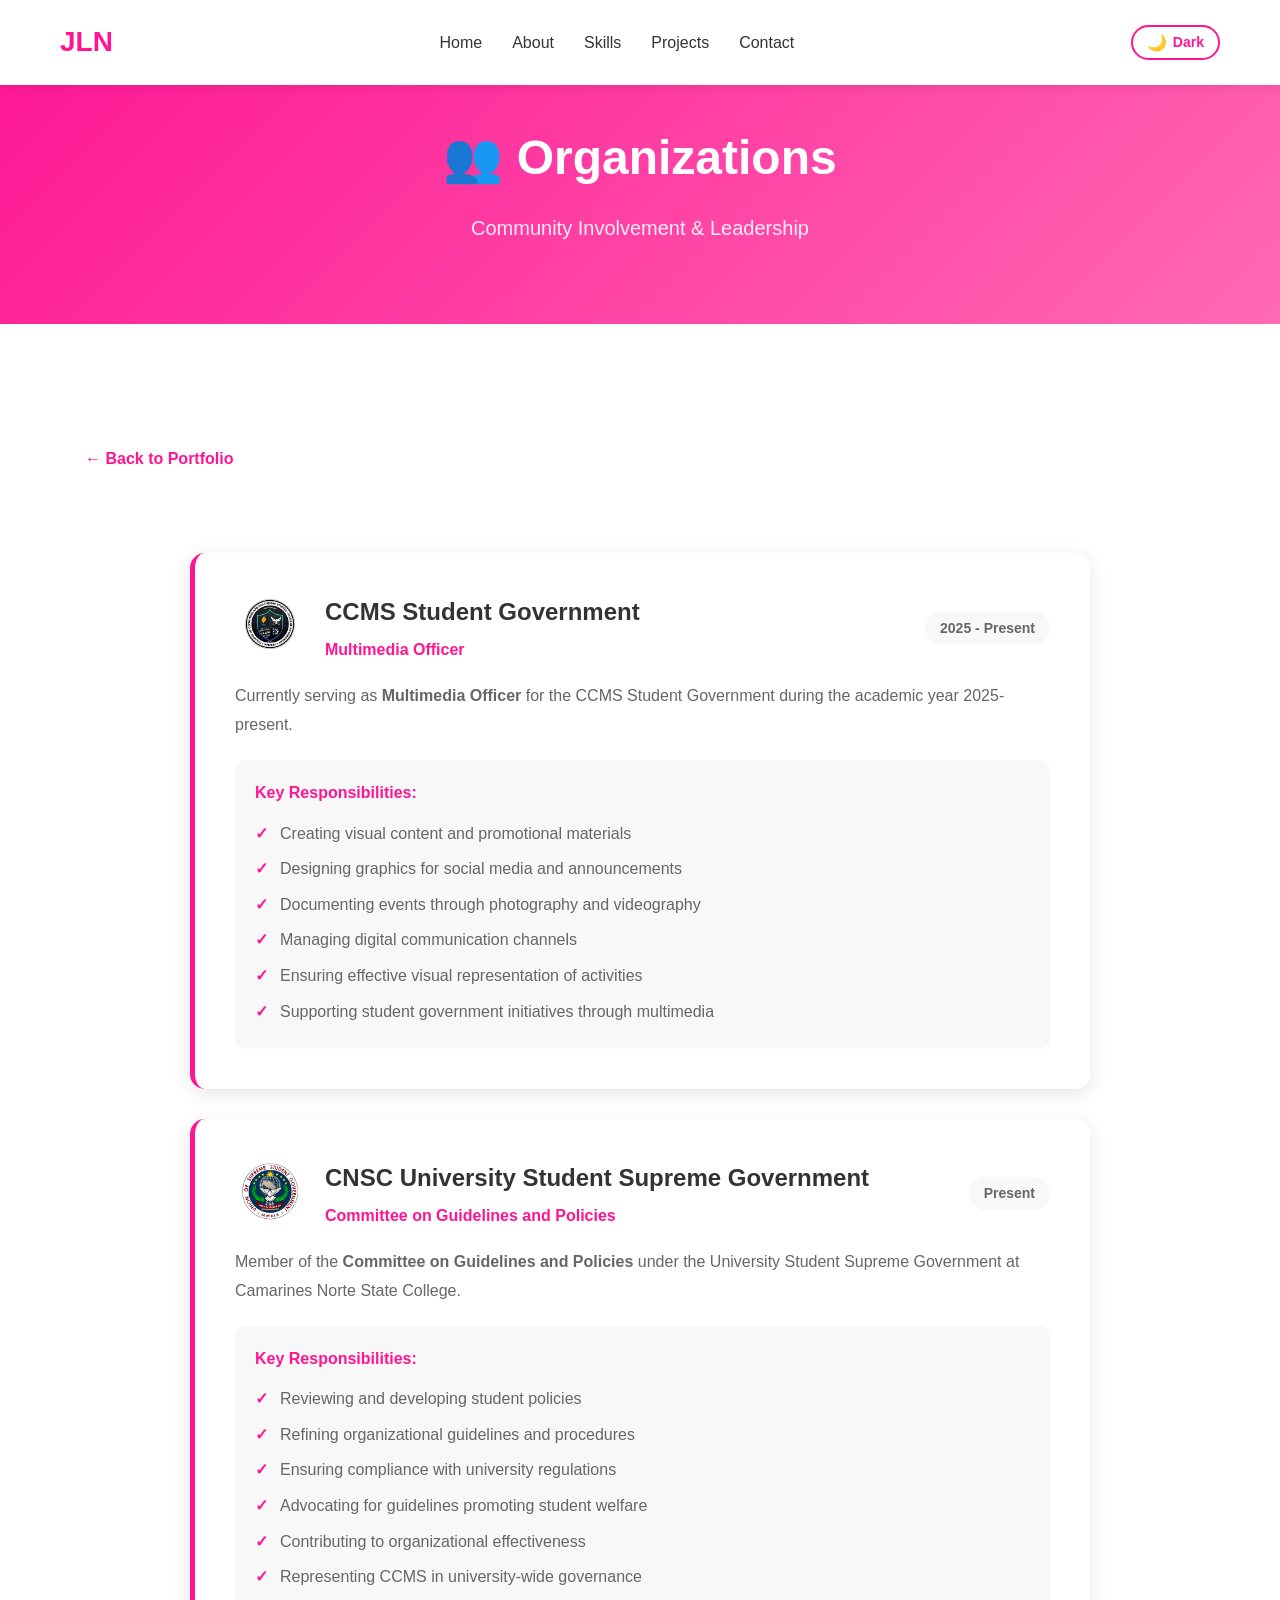
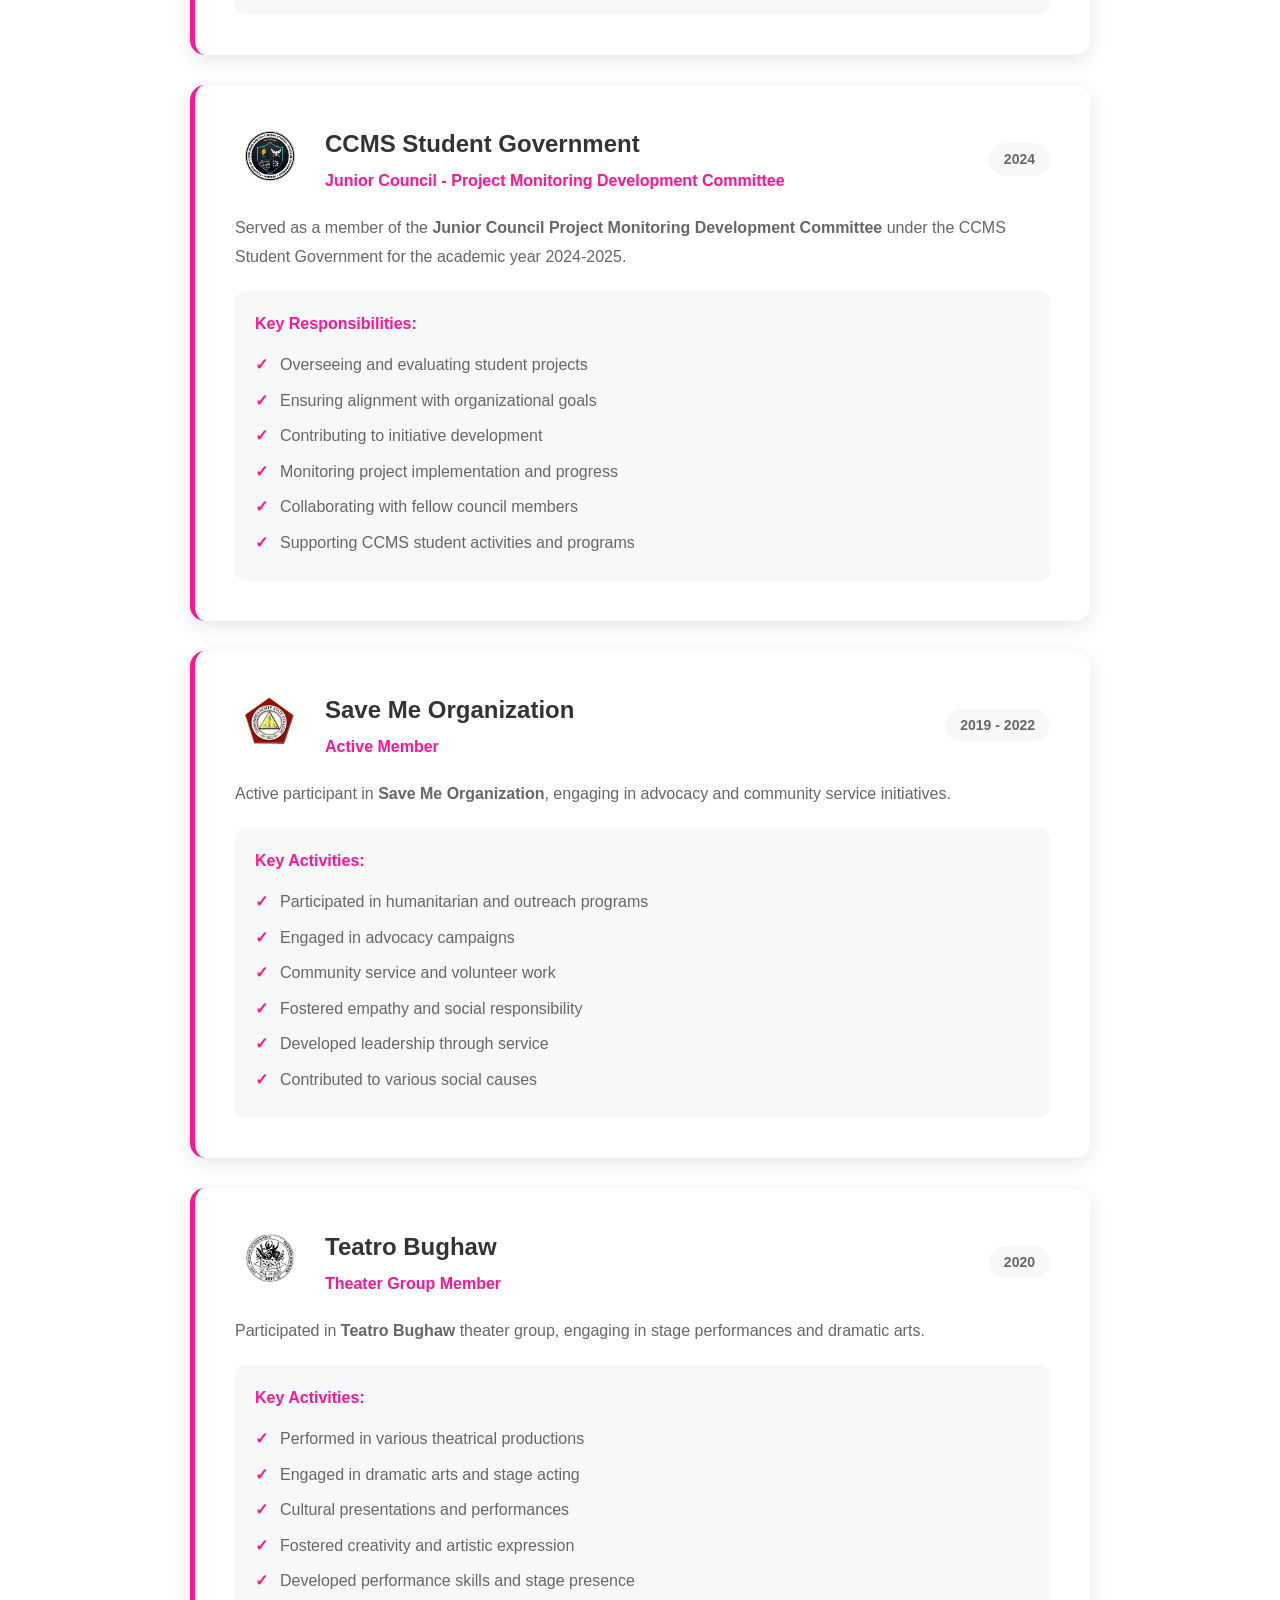
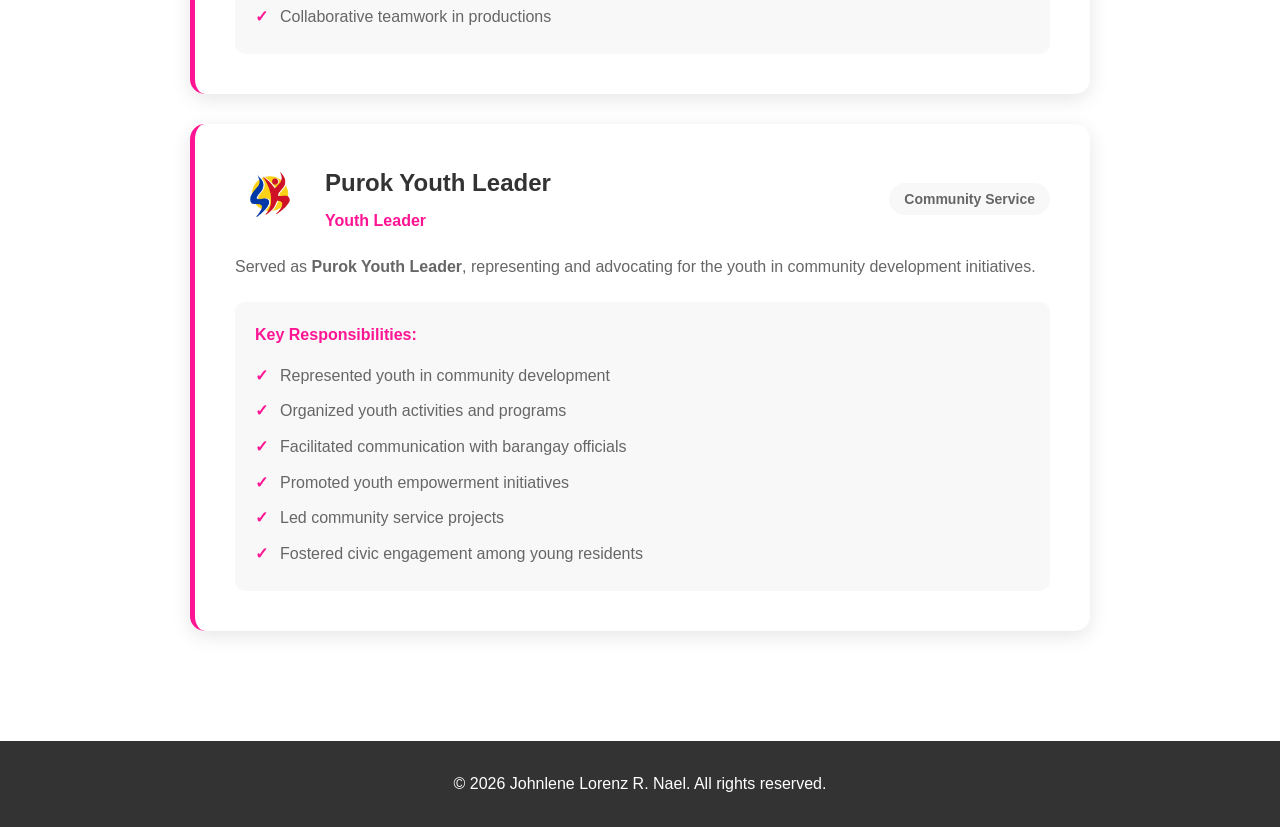
<file: organizations.html>
<!DOCTYPE html>
<html lang="en">
<head>
    <meta charset="UTF-8">
    <meta name="viewport" content="width=device-width, initial-scale=1.0">
    <title>Organizations - Johnlene Lorenz R. Nael</title>
    <!-- ⚡ MUST be first: apply dark mode before ANY styles load to kill flash -->
    <script>if(localStorage.getItem('darkMode')==='true'){document.documentElement.classList.add('dark-mode');}</script>
    <link rel="stylesheet" href="style.css">
    <style>
        .page-header { background: linear-gradient(135deg, var(--hot-pink) 0%, var(--light-pink) 100%); color: var(--white); padding: 120px 0 80px; text-align: center; }
        .page-header h1 { font-size: 48px; margin-bottom: 15px; }
        .page-header p { font-size: 20px; opacity: 0.9; }
        .back-btn { display: inline-flex; align-items: center; gap: 10px; margin: 30px 0; padding: 12px 25px; background: var(--white); color: var(--hot-pink); text-decoration: none; border-radius: 50px; font-weight: 600; transition: var(--transition); }
        .back-btn:hover { background: var(--hot-pink); color: var(--white); transform: translateX(-5px); }
        .content-section { padding: 80px 0; }
        .org-list { max-width: 900px; margin: 40px auto 0; }
        .org-item { background: var(--white); padding: 40px; border-radius: 15px; box-shadow: 0 5px 20px rgba(0,0,0,0.1); margin-bottom: 30px; transition: var(--transition); border-left: 5px solid var(--hot-pink); }
        .org-item:hover { transform: translateX(10px); box-shadow: 0 10px 30px var(--shadow); }
        .org-header { display: flex; align-items: center; gap: 20px; margin-bottom: 20px; flex-wrap: wrap; }
        .org-icon { font-size: 50px; min-width: 70px; text-align: center; }
        .org-logo { width: 70px; min-width: 70px; text-align: center; }
        .org-logo img { width: 60px; height: auto; }
        .org-title { flex: 1; }
        .org-title h3 { font-size: 24px; color: var(--dark-gray); margin-bottom: 5px; }
        .org-position { color: var(--hot-pink); font-weight: 600; font-size: 16px; }
        .org-period { display: inline-block; padding: 5px 15px; background: var(--off-white); color: var(--light-gray); border-radius: 20px; font-size: 14px; font-weight: 600; }
        .org-description { color: var(--light-gray); line-height: 1.8; margin-bottom: 20px; }
        .org-achievements { background: var(--off-white); padding: 20px; border-radius: 10px; margin-top: 20px; }
        .org-achievements h4 { color: var(--hot-pink); font-size: 16px; margin-bottom: 10px; }
        .org-achievements ul { list-style: none; padding: 0; }
        .org-achievements li { color: var(--light-gray); padding: 5px 0 5px 25px; position: relative; }
        .org-achievements li::before { content: '✓'; position: absolute; left: 0; color: var(--hot-pink); font-weight: bold; }
        @media (max-width: 768px) {
            .page-header h1 { font-size: 32px; }
            .org-item { padding: 25px; }
            .org-header { flex-direction: column; text-align: center; }
            .org-title h3 { font-size: 20px; }
        }
    </style>
</head>
<body>
    <nav class="navbar">
        <div class="container">
            <div class="logo">JLN</div>
            <ul class="nav-menu">
                <li><a href="index.html#home" class="nav-link">Home</a></li>
                <li><a href="index.html#about" class="nav-link">About</a></li>
                <li><a href="index.html#skills" class="nav-link">Skills</a></li>
                <li><a href="index.html#projects" class="nav-link">Projects</a></li>
                <li><a href="index.html#contact" class="nav-link">Contact</a></li>
            </ul>
            <!-- ✨ DARK MODE TOGGLE -->
            <button id="darkModeToggle" class="dark-mode-toggle" aria-label="Toggle dark mode">
                <span class="toggle-icon">🌙</span>
                <span class="toggle-label-light">Dark</span>
                <span class="toggle-label-dark">Light</span>
            </button>
            <div class="hamburger">
                <span></span>
                <span></span>
                <span></span>
            </div>
        </div>
    </nav>

    <div class="page-header">
        <div class="container">
            <h1>👥 Organizations</h1>
            <p>Community Involvement & Leadership</p>
        </div>
    </div>

    <section class="content-section">
        <div class="container">
            <a href="index.html#about" class="back-btn">← Back to Portfolio</a>

            <div class="org-list">
                <div class="org-item">
                    <div class="org-header">
                        <div class="org-logo"><img src="img/ccms.png" alt="CCMS Logo"></div>
                        <div class="org-title">
                            <h3>CCMS Student Government</h3>
                            <p class="org-position">Multimedia Officer</p>
                        </div>
                        <span class="org-period">2025 - Present</span>
                    </div>
                    <p class="org-description">Currently serving as <strong>Multimedia Officer</strong> for the CCMS Student Government during the academic year 2025-present.</p>
                    <div class="org-achievements">
                        <h4>Key Responsibilities:</h4>
                        <ul>
                            <li>Creating visual content and promotional materials</li>
                            <li>Designing graphics for social media and announcements</li>
                            <li>Documenting events through photography and videography</li>
                            <li>Managing digital communication channels</li>
                            <li>Ensuring effective visual representation of activities</li>
                            <li>Supporting student government initiatives through multimedia</li>
                        </ul>
                    </div>
                </div>

                <div class="org-item">
                    <div class="org-header">
                        <div class="org-logo"><img src="img/ussg.png" alt="USSG Logo"></div>
                        <div class="org-title">
                            <h3>CNSC University Student Supreme Government</h3>
                            <p class="org-position">Committee on Guidelines and Policies</p>
                        </div>
                        <span class="org-period">Present</span>
                    </div>
                    <p class="org-description">Member of the <strong>Committee on Guidelines and Policies</strong> under the University Student Supreme Government at Camarines Norte State College.</p>
                    <div class="org-achievements">
                        <h4>Key Responsibilities:</h4>
                        <ul>
                            <li>Reviewing and developing student policies</li>
                            <li>Refining organizational guidelines and procedures</li>
                            <li>Ensuring compliance with university regulations</li>
                            <li>Advocating for guidelines promoting student welfare</li>
                            <li>Contributing to organizational effectiveness</li>
                            <li>Representing CCMS in university-wide governance</li>
                        </ul>
                    </div>
                </div>

                <div class="org-item">
                    <div class="org-header">
                        <div class="org-logo"><img src="img/ccms.png" alt="CCMS Logo"></div>
                        <div class="org-title">
                            <h3>CCMS Student Government</h3>
                            <p class="org-position">Junior Council - Project Monitoring Development Committee</p>
                        </div>
                        <span class="org-period">2024</span>
                    </div>
                    <p class="org-description">Served as a member of the <strong>Junior Council Project Monitoring Development Committee</strong> under the CCMS Student Government for the academic year 2024-2025.</p>
                    <div class="org-achievements">
                        <h4>Key Responsibilities:</h4>
                        <ul>
                            <li>Overseeing and evaluating student projects</li>
                            <li>Ensuring alignment with organizational goals</li>
                            <li>Contributing to initiative development</li>
                            <li>Monitoring project implementation and progress</li>
                            <li>Collaborating with fellow council members</li>
                            <li>Supporting CCMS student activities and programs</li>
                        </ul>
                    </div>
                </div>

                <div class="org-item">
                    <div class="org-header">
                        <div class="org-logo"><img src="img/cnsc.png" alt="Save Me Organization"></div>
                        <div class="org-title">
                            <h3>Save Me Organization</h3>
                            <p class="org-position">Active Member</p>
                        </div>
                        <span class="org-period">2019 - 2022</span>
                    </div>
                    <p class="org-description">Active participant in <strong>Save Me Organization</strong>, engaging in advocacy and community service initiatives.</p>
                    <div class="org-achievements">
                        <h4>Key Activities:</h4>
                        <ul>
                            <li>Participated in humanitarian and outreach programs</li>
                            <li>Engaged in advocacy campaigns</li>
                            <li>Community service and volunteer work</li>
                            <li>Fostered empathy and social responsibility</li>
                            <li>Developed leadership through service</li>
                            <li>Contributed to various social causes</li>
                        </ul>
                    </div>
                </div>

                <div class="org-item">
                    <div class="org-header">
                        <div class="org-logo"><img src="img/teatro.png" alt="Teatro Bughaw"></div>
                        <div class="org-title">
                            <h3>Teatro Bughaw</h3>
                            <p class="org-position">Theater Group Member</p>
                        </div>
                        <span class="org-period">2020</span>
                    </div>
                    <p class="org-description">Participated in <strong>Teatro Bughaw</strong> theater group, engaging in stage performances and dramatic arts.</p>
                    <div class="org-achievements">
                        <h4>Key Activities:</h4>
                        <ul>
                            <li>Performed in various theatrical productions</li>
                            <li>Engaged in dramatic arts and stage acting</li>
                            <li>Cultural presentations and performances</li>
                            <li>Fostered creativity and artistic expression</li>
                            <li>Developed performance skills and stage presence</li>
                            <li>Collaborative teamwork in productions</li>
                        </ul>
                    </div>
                </div>

                <div class="org-item">
                    <div class="org-header">
                        <div class="org-logo"><img src="img/sk.png" alt="Youth Leader"></div>
                        <div class="org-title">
                            <h3>Purok Youth Leader</h3>
                            <p class="org-position">Youth Leader</p>
                        </div>
                        <span class="org-period">Community Service</span>
                    </div>
                    <p class="org-description">Served as <strong>Purok Youth Leader</strong>, representing and advocating for the youth in community development initiatives.</p>
                    <div class="org-achievements">
                        <h4>Key Responsibilities:</h4>
                        <ul>
                            <li>Represented youth in community development</li>
                            <li>Organized youth activities and programs</li>
                            <li>Facilitated communication with barangay officials</li>
                            <li>Promoted youth empowerment initiatives</li>
                            <li>Led community service projects</li>
                            <li>Fostered civic engagement among young residents</li>
                        </ul>
                    </div>
                </div>
            </div>
        </div>
    </section>

    <footer class="footer">
        <div class="container">
            <p>&copy; 2026 Johnlene Lorenz R. Nael. All rights reserved.</p>
        </div>
    </footer>

    <script src="darkmode.js"></script>
    <script src="script.js"></script>
</body>
</html>
</file>
<file: style.css>
/* ==================== */
/* RESET & VARIABLES    */
/* ==================== */
* { margin: 0; padding: 0; box-sizing: border-box; }

:root {
  --hot-pink: #FF1493;
  --light-pink: #FF69B4;
  --white: #FFFFFF;
  --off-white: #F8F8F8;
  --dark-gray: #333333;
  --light-gray: #666666;
  --shadow: rgba(255,20,147,0.2);
  --transition: all 0.3s ease;
}

html { scroll-behavior: smooth; }

body {
  font-family: 'Segoe UI', Tahoma, Geneva, Verdana, sans-serif;
  line-height: 1.6;
  color: var(--dark-gray);
  background-color: var(--white);
  overflow-x: hidden;
  transition: background-color 0.3s ease, color 0.3s ease;
}

.container { max-width: 1200px; margin: 0 auto; padding: 0 20px; }

/* ==================== */
/* NAVIGATION           */
/* ==================== */
.navbar {
  position: fixed; top: 0; left: 0; width: 100%;
  background: var(--white);
  box-shadow: 0 2px 10px rgba(0,0,0,0.1);
  z-index: 1000; transition: var(--transition);
}
.navbar.scrolled { background: rgba(255,255,255,0.95); backdrop-filter: blur(10px); }
.navbar .container { display: flex; justify-content: space-between; align-items: center; padding: 20px; }

.logo { font-size: 28px; font-weight: bold; color: var(--hot-pink); cursor: pointer; transition: var(--transition); }
.logo:hover { transform: scale(1.05); }

.nav-menu { display: flex; list-style: none; gap: 30px; }
.nav-link { text-decoration: none; color: var(--dark-gray); font-weight: 500; position: relative; transition: var(--transition); }
.nav-link::after { content: ''; position: absolute; bottom: -5px; left: 0; width: 0; height: 2px; background: var(--hot-pink); transition: var(--transition); }
.nav-link:hover, .nav-link.active { color: var(--hot-pink); }
.nav-link:hover::after, .nav-link.active::after { width: 100%; }

.hamburger { display: none; flex-direction: column; cursor: pointer; gap: 5px; }
.hamburger span { width: 25px; height: 3px; background: var(--hot-pink); transition: var(--transition); }
.hamburger.active span:nth-child(1) { transform: rotate(45deg) translate(8px,8px); }
.hamburger.active span:nth-child(2) { opacity: 0; }
.hamburger.active span:nth-child(3) { transform: rotate(-45deg) translate(7px,-7px); }

/* ==================== */
/* HERO                 */
/* ==================== */
.hero {
  min-height: 100vh; display: flex; align-items: center;
  padding-top: 80px; position: relative;
  background: linear-gradient(135deg, var(--white) 0%, var(--off-white) 100%);
}
.hero-content { display: grid; grid-template-columns: 1fr 1fr; gap: 60px; align-items: center; }
.hero-text h1 { font-size: 48px; line-height: 1.2; margin-bottom: 20px; color: var(--dark-gray); }
.highlight { color: var(--hot-pink); position: relative; display: inline-block; }
.hero-text p { font-size: 24px; color: var(--light-gray); margin-bottom: 30px; }
.hero-buttons { display: flex; gap: 20px; flex-wrap: wrap; }

.btn { padding: 15px 35px; border: none; border-radius: 50px; font-size: 16px; font-weight: 600; cursor: pointer; text-decoration: none; transition: var(--transition); display: inline-block; }
.btn-primary { background: var(--hot-pink); color: var(--white); box-shadow: 0 5px 15px var(--shadow); }
.btn-primary:hover { background: var(--light-pink); transform: translateY(-2px); box-shadow: 0 8px 20px var(--shadow); }
.btn-secondary { background: var(--white); color: var(--hot-pink); border: 2px solid var(--hot-pink); }
.btn-secondary:hover { background: var(--hot-pink); color: var(--white); transform: translateY(-2px); }

.hero-image { display: flex; justify-content: center; align-items: center; }
.image-container {
  position: relative; width: 350px; height: 350px;
  border-radius: 50%; overflow: hidden;
  border: 5px solid var(--hot-pink);
  box-shadow: 0 10px 30px var(--shadow);
  animation: float 3s ease-in-out infinite;
}
.image-container img { width: 100%; height: 100%; object-fit: cover; }
@keyframes float { 0%,100% { transform: translateY(0); } 50% { transform: translateY(-20px); } }

.scroll-indicator { position: absolute; bottom: 30px; left: 50%; transform: translateX(-50%); }
.scroll-indicator span { display: block; width: 25px; height: 40px; border: 2px solid var(--hot-pink); border-radius: 20px; position: relative; }
.scroll-indicator span::before {
  content: ''; position: absolute; top: 8px; left: 50%; transform: translateX(-50%);
  width: 4px; height: 8px; background: var(--hot-pink); border-radius: 2px;
  animation: scroll 2s infinite;
}
@keyframes scroll { 0% { opacity:1; transform:translateX(-50%) translateY(0); } 100% { opacity:0; transform:translateX(-50%) translateY(15px); } }

.quote-container { margin: 10px 0 15px; padding: 10px 15px; border-left: 4px solid #667eea; background: rgba(102,126,234,0.08); border-radius: 0 8px 8px 0; max-width: 400px; }
#quote-text { font-size: 12px; font-style: italic; color: #555; margin: 0 0 4px; line-height: 1.5; }
#quote-author { font-size: 11px; font-weight: bold; color: #667eea; }

/* ==================== */
/* SHARED SECTION       */
/* ==================== */
section { padding: 100px 0; }
.section-title { font-size: 42px; text-align: center; margin-bottom: 60px; color: var(--dark-gray); position: relative; }
.section-title::after { content: ''; position: absolute; bottom: -15px; left: 50%; transform: translateX(-50%); width: 80px; height: 4px; background: var(--hot-pink); border-radius: 2px; }

/* ==================== */
/* ABOUT                */
/* ==================== */
.about { background: var(--off-white); }
.about-content { max-width: 800px; margin: 0 auto; }
.about-text p { font-size: 18px; line-height: 1.8; margin-bottom: 20px; color: var(--light-gray); }
.about-buttons { display: flex; gap: 20px; margin-top: 40px; flex-wrap: wrap; justify-content: center; }
.about-btn { display: flex; align-items: center; gap: 10px; padding: 15px 25px; background: var(--white); border: 2px solid var(--hot-pink); border-radius: 50px; text-decoration: none; color: var(--hot-pink); font-weight: 600; transition: var(--transition); box-shadow: 0 3px 10px rgba(0,0,0,0.1); }
.about-btn:hover { background: var(--hot-pink); color: var(--white); transform: translateY(-3px); box-shadow: 0 5px 20px var(--shadow); }
.btn-text { font-size: 15px; }

/* ==================== */
/* SKILLS               */
/* ==================== */
.skills-grid { display: grid; grid-template-columns: repeat(auto-fit, minmax(250px,1fr)); gap: 30px; }
.skill-card { background: var(--white); padding: 40px 30px; border-radius: 15px; text-align: center; box-shadow: 0 5px 20px rgba(0,0,0,0.1); transition: var(--transition); cursor: pointer; }
.skill-card:hover { transform: translateY(-10px); box-shadow: 0 10px 30px var(--shadow); border: 2px solid var(--hot-pink); }
.skill-icon { font-size: 50px; margin-bottom: 20px; }
.skill-card h3 { font-size: 22px; margin-bottom: 15px; color: var(--hot-pink); }
.skill-card p { color: var(--light-gray); line-height: 1.6; }

/* ==================== */
/* CREDENTIALS          */
/* ==================== */
.credentials { background: var(--off-white); }
.credentials-grid { display: flex; justify-content: center; max-width: 500px; margin: 0 auto; }
.credential-card { background: var(--white); padding: 30px; border-radius: 15px; text-align: center; box-shadow: 0 5px 20px rgba(0,0,0,0.1); transition: var(--transition); cursor: pointer; width: 100%; }
.credential-card:hover { transform: translateY(-10px); box-shadow: 0 10px 30px var(--shadow); border: 2px solid var(--hot-pink); }
.credential-icon { font-size: 50px; margin-bottom: 15px; }
.credential-card h3 { font-size: 22px; margin-bottom: 10px; color: var(--hot-pink); }
.credential-level { font-size: 15px; color: var(--light-gray); margin-bottom: 8px; font-weight: 600; }
.credential-rating { font-size: 18px; color: var(--dark-gray); margin-bottom: 12px; }
.credential-rating strong { color: var(--hot-pink); font-size: 22px; }
.credential-date { font-size: 14px; color: var(--light-gray); margin-bottom: 15px; }
.view-details { display: inline-block; margin-top: 10px; padding: 8px 20px; background: var(--hot-pink); color: var(--white); border-radius: 20px; font-size: 13px; font-weight: 600; transition: var(--transition); }
.credential-card:hover .view-details { background: var(--light-pink); }
.credential-highlights { list-style: none; padding: 0; margin-top: 20px; text-align: left; }
.credential-highlights li { color: var(--light-gray); padding: 8px 0 8px 30px; position: relative; line-height: 1.6; }
.credential-highlights li::before { content: '✓'; position: absolute; left: 0; color: var(--hot-pink); font-weight: bold; font-size: 18px; }

/* ==================== */
/* PROJECTS             */
/* ==================== */
.projects { background: var(--white); }
.projects-grid { display: grid; grid-template-columns: repeat(auto-fit, minmax(320px,1fr)); gap: 40px; }
.project-card { background: var(--white); border-radius: 15px; overflow: hidden; box-shadow: 0 5px 20px rgba(0,0,0,0.1); transition: var(--transition); cursor: pointer; }
.project-card:hover { transform: translateY(-10px); box-shadow: 0 10px 30px var(--shadow); }
.project-image { width: 100%; height: 250px; position: relative; overflow: hidden; background: var(--off-white); }
.project-image img { width: 100%; height: 100%; object-fit: cover; transition: var(--transition); }
.project-card:hover .project-image img { transform: scale(1.1); }
.project-overlay { position: absolute; inset: 0; background: rgba(255,20,147,0.9); display: flex; align-items: center; justify-content: center; opacity: 0; transition: var(--transition); }
.project-card:hover .project-overlay { opacity: 1; }
.project-link { color: var(--white); text-decoration: none; font-size: 18px; font-weight: 600; padding: 12px 30px; border: 2px solid var(--white); border-radius: 50px; transition: var(--transition); cursor: pointer; }
.project-link:hover { background: var(--white); color: var(--hot-pink); }
.project-info { padding: 30px; }
.project-info h3 { font-size: 24px; margin-bottom: 15px; color: var(--dark-gray); }
.project-info p { color: var(--light-gray); margin-bottom: 20px; line-height: 1.6; }
.project-tags { display: flex; gap: 10px; flex-wrap: wrap; }
.project-tags span { background: var(--off-white); color: var(--hot-pink); padding: 5px 15px; border-radius: 20px; font-size: 14px; font-weight: 500; }

/* GitHub repos */
.github-section { margin-top: 60px; text-align: center; }
.github-grid { display: grid; grid-template-columns: repeat(auto-fill, minmax(280px,1fr)); gap: 20px; }
.github-card { background: #fff; border-radius: 12px; padding: 20px; box-shadow: 0 4px 15px rgba(0,0,0,0.1); transition: transform 0.3s ease; border-left: 4px solid #667eea; text-decoration: none; display: block; color: inherit; }
.github-card:hover { transform: translateY(-5px); }
.github-card h4 { font-size: 16px; margin-bottom: 8px; color: #667eea; }
.github-card p { font-size: 13px; color: #666; margin-bottom: 15px; line-height: 1.5; }
.github-card-footer { display: flex; justify-content: space-between; align-items: center; font-size: 12px; color: #999; }
.github-lang { background: #667eea22; color: #667eea; padding: 3px 10px; border-radius: 20px; font-weight: bold; }
.github-stars { display: flex; align-items: center; gap: 4px; }
#github-repos { display: flex; justify-content: center; align-items: center; text-align: center; }

/* ==================== */
/* MODALS               */
/* ==================== */
.modal { display: none; position: fixed; z-index: 2000; left: 0; top: 0; width: 100%; height: 100%; overflow: auto; background-color: rgba(0,0,0,0.7); animation: fadeIn 0.3s ease; }
.modal-content { background-color: var(--white); margin: 5% auto; padding: 0; border-radius: 15px; width: 90%; max-width: 700px; box-shadow: 0 10px 50px rgba(0,0,0,0.3); animation: slideDown 0.3s ease; position: relative; }
@keyframes slideDown { from { transform: translateY(-50px); opacity: 0; } to { transform: translateY(0); opacity: 1; } }
.close { position: absolute; top: 15px; right: 25px; color: var(--white); background: var(--hot-pink); width: 40px; height: 40px; border-radius: 50%; display: flex; align-items: center; justify-content: center; font-size: 28px; font-weight: bold; cursor: pointer; transition: var(--transition); z-index: 1; }
.close:hover { background: var(--light-pink); transform: rotate(90deg); }
.modal-body { padding: 40px; }
.modal-image { width: 100%; height: auto; border-radius: 10px; margin-bottom: 25px; }
.modal-text h3 { font-size: 32px; color: var(--hot-pink); margin-bottom: 20px; }
.modal-text p { font-size: 18px; line-height: 1.8; color: var(--light-gray); margin-bottom: 20px; }
.modal-tags { display: flex; gap: 10px; flex-wrap: wrap; margin-top: 20px; }
.modal-tags span { background: var(--off-white); color: var(--hot-pink); padding: 8px 20px; border-radius: 20px; font-size: 14px; font-weight: 600; }

/* ==================== */
/* CONTACT              */
/* ==================== */
.contact { background: #F8F8F8; }
.contact-layout { display: grid; grid-template-columns: 1.1fr 0.9fr; gap: 40px; align-items: start; }
.contact-left-col { display: flex; flex-direction: column; gap: 28px; }

.contact-block { background: #fff; border-radius: 14px; padding: 28px 30px; box-shadow: 0 4px 18px rgba(0,0,0,0.07); border: 1.5px solid #f0f0f0; transition: border-color 0.3s ease, box-shadow 0.3s ease; }
.contact-block:hover { border-color: #FF1493; box-shadow: 0 8px 28px rgba(255,20,147,0.12); }

.contact-block-title { font-size: 0.7rem; font-weight: 700; letter-spacing: 2.5px; text-transform: uppercase; color: #FF1493; margin-bottom: 16px; display: flex; align-items: center; gap: 7px; }
.contact-block-title::after { content: ''; flex: 1; height: 1px; background: #f0d0e8; }

.contact-item { display: flex; align-items: center; gap: 14px; padding: 9px 0; border-bottom: 1px solid #f5f5f5; font-size: 15px; color: #444; }
.contact-item:last-child { border-bottom: none; }
.contact-item .icon { font-size: 18px; width: 26px; text-align: center; flex-shrink: 0; }
.contact-item-link { text-decoration: none; color: inherit; transition: background 0.2s, padding-left 0.2s; border-radius: 7px; padding: 9px 10px; margin: 0 -10px; }
.contact-item-link:hover { background: #fff0f7; padding-left: 14px; }
.contact-action { margin-left: auto; font-size: 11px; font-weight: 700; color: #FF1493; opacity: 0; transition: opacity 0.2s; white-space: nowrap; }
.contact-item-link:hover .contact-action { opacity: 1; }
.contact-action.copied { color: #10B981; opacity: 1 !important; }

.hours-row { display: flex; justify-content: space-between; align-items: center; padding: 9px 12px; border-radius: 7px; font-size: 14px; margin-bottom: 6px; background: #fdf6fb; }
.hours-row:last-child { margin-bottom: 0; }
.hours-row span:first-child { font-weight: 600; color: #333; }
.hours-row span:last-child { color: #888; font-size: 13px; }
.hours-row.closed span { opacity: 0.55; }

.form-block-header { margin-bottom: 20px; }
.form-block-heading { font-size: 1.4rem; font-weight: 700; color: #222; margin: 6px 0 8px; line-height: 1.3; }
.form-block-sub { font-size: 14px; color: #888; line-height: 1.65; margin: 0; }

.contact-form-inner { display: flex; flex-direction: column; gap: 14px; }
.contact-form-inner .form-group { margin: 0; }
.contact-form-inner input,
.contact-form-inner textarea { width: 100%; padding: 13px 15px; border: 1.5px solid #eee; border-radius: 8px; font-size: 15px; font-family: inherit; color: #333; background: #fafafa; transition: border-color 0.25s, box-shadow 0.25s; }
.contact-form-inner input:focus,
.contact-form-inner textarea:focus { outline: none; border-color: #FF1493; background: #fff; box-shadow: 0 0 0 3px rgba(255,20,147,0.08); }
.contact-form-inner textarea { resize: vertical; min-height: 120px; }
.char-row { font-size: 11px; color: #aaa; text-align: right; margin-top: -8px; }
.btn-send { width: 100%; padding: 14px; background: #FF1493; color: #fff; border: none; border-radius: 8px; font-size: 15px; font-weight: 700; font-family: inherit; cursor: pointer; transition: background 0.25s, transform 0.2s, box-shadow 0.25s; box-shadow: 0 5px 16px rgba(255,20,147,0.28); letter-spacing: 0.3px; }
.btn-send:hover { background: #FF69B4; transform: translateY(-2px); box-shadow: 0 8px 22px rgba(255,20,147,0.35); }
.btn-send:disabled { opacity: 0.65; cursor: not-allowed; transform: none; }

.contact-right-col { display: flex; flex-direction: column; gap: 20px; position: sticky; top: 90px; }

.side-card { background: #fff; border-radius: 14px; padding: 22px 24px; box-shadow: 0 4px 18px rgba(0,0,0,0.07); border: 1.5px solid #f0f0f0; transition: border-color 0.3s ease, transform 0.3s ease, box-shadow 0.3s ease; }
.side-card:hover { border-color: #FF1493; transform: translateY(-4px); box-shadow: 0 10px 28px rgba(255,20,147,0.14); }
.side-card-header { display: flex; align-items: center; gap: 10px; padding-bottom: 14px; margin-bottom: 16px; border-bottom: 1.5px solid #f5f5f5; }
.side-card-icon { font-size: 20px; }
.side-card-header h4 { font-size: 15px; font-weight: 700; color: #222; flex: 1; margin: 0; }
.side-card-header .status-dot { width: 8px; height: 8px; border-radius: 50%; flex-shrink: 0; }
.status-dot.loading { background: #F59E0B; animation: blink 1.4s infinite; }
.status-dot.online  { background: #10B981; }
.status-dot.error   { background: #EF4444; }
@keyframes blink { 0%,100%{opacity:1} 50%{opacity:0.3} }

.gh-profile-row { display: flex; align-items: center; gap: 12px; padding: 10px 12px; background: #fdf6fb; border-radius: 9px; text-decoration: none; border: 1.5px solid transparent; margin-bottom: 14px; transition: all 0.25s; }
.gh-profile-row:hover { border-color: #FF69B4; background: #fff0f7; }
.gh-profile-row img { width: 44px; height: 44px; border-radius: 50%; border: 2.5px solid #FF1493; object-fit: cover; flex-shrink: 0; }
.gh-name   { font-weight: 700; color: #222; font-size: 14px; }
.gh-handle { font-size: 12px; color: #FF1493; font-weight: 600; margin-top: 2px; }
.gh-bio    { font-size: 12px; color: #888; margin-top: 3px; line-height: 1.4; }

.gh-stats { display: flex; gap: 8px; margin-bottom: 14px; }
.gh-stat { flex: 1; text-align: center; background: #fdf6fb; border-radius: 8px; padding: 10px 6px; border: 1px solid #f0d0e8; transition: background 0.2s; }
.gh-stat:hover { background: #fff0f7; }
.gh-num { font-size: 1.35rem; font-weight: 800; color: #FF1493; line-height: 1; }
.gh-lbl { font-size: 10px; color: #999; font-weight: 700; text-transform: uppercase; letter-spacing: 0.8px; margin-top: 3px; }

.btn-gh-view { display: flex; align-items: center; justify-content: center; gap: 7px; width: 100%; padding: 10px; background: #fff; border: 1.5px solid #FF1493; border-radius: 7px; color: #FF1493; font-size: 13px; font-weight: 700; font-family: inherit; text-decoration: none; cursor: pointer; transition: all 0.25s; }
.btn-gh-view:hover { background: #FF1493; color: #fff; transform: translateY(-1px); box-shadow: 0 5px 14px rgba(255,20,147,0.28); }

.card-loading { font-size: 13px; color: #aaa; padding: 4px 0; }
.card-error   { font-size: 13px; color: #EF4444; padding: 4px 0; }

/* Facebook card */
.social-fb-card { padding: 0; overflow: hidden; }
.fb-card-top { background: linear-gradient(135deg, #FF1493, #FF69B4); padding: 18px 22px; display: flex; align-items: center; gap: 14px; }
.fb-logo-wrap { width: 52px; height: 52px; background: rgba(255,255,255,0.15); border-radius: 50%; display: flex; align-items: center; justify-content: center; flex-shrink: 0; }
.fb-brand-text { display: flex; flex-direction: column; }
.fb-brand-name  { font-size: 17px; font-weight: 800; color: #fff; line-height: 1.2; }
.fb-brand-handle{ font-size: 12px; color: rgba(255,255,255,0.75); margin-top: 2px; }
.social-fb-card .social-card-body { padding: 18px 22px 20px; }
.btn-fb { display: inline-flex; align-items: center; justify-content: center; gap: 8px; width: 100%; padding: 11px 18px; background: #FF1493; color: #fff; border-radius: 7px; font-size: 14px; font-weight: 700; text-decoration: none; font-family: inherit; transition: all 0.25s; box-shadow: 0 4px 14px rgba(255,20,147,0.3); }
.btn-fb:hover { background: #FF69B4; transform: translateY(-2px); box-shadow: 0 7px 20px rgba(255,20,147,0.4); }

/* LinkedIn card */
.social-li-card { padding: 0; overflow: hidden; }
.li-card-top { background: linear-gradient(135deg, #FF1493, #FF69B4); padding: 18px 22px; display: flex; align-items: center; gap: 14px; }
.li-logo-wrap { width: 52px; height: 52px; background: rgba(255,255,255,0.15); border-radius: 10px; display: flex; align-items: center; justify-content: center; flex-shrink: 0; }
.li-brand-text  { display: flex; flex-direction: column; }
.li-brand-name  { font-size: 17px; font-weight: 800; color: #fff; line-height: 1.2; }
.li-brand-handle{ font-size: 12px; color: rgba(255,255,255,0.75); margin-top: 2px; }
.social-li-card .social-card-body { padding: 18px 22px 20px; }
.btn-li { display: inline-flex; align-items: center; justify-content: center; gap: 8px; width: 100%; padding: 11px 18px; background: #FF1493; color: #fff; border-radius: 7px; font-size: 14px; font-weight: 700; text-decoration: none; font-family: inherit; transition: all 0.25s; box-shadow: 0 4px 14px rgba(255,20,147,0.3); }
.btn-li:hover { background: #FF69B4; transform: translateY(-2px); box-shadow: 0 7px 20px rgba(255,20,147,0.4); }

/* Shared social card body */
.social-card-body { text-align: center; }
.social-card-body p { font-size: 13px; color: #888; line-height: 1.55; margin-bottom: 14px; }

/* Map */
.contact-map-section { margin-top: 40px; }
.map-heading { font-size: 0.7rem; font-weight: 700; letter-spacing: 2.5px; text-transform: uppercase; color: #FF1493; margin-bottom: 14px; display: flex; align-items: center; gap: 7px; }
.map-heading::before, .map-heading::after { content: ''; flex: 1; height: 1px; background: #f0d0e8; }
.map-frame { border-radius: 14px; overflow: hidden; border: 1.5px solid #eee; box-shadow: 0 4px 18px rgba(0,0,0,0.08); transition: border-color 0.3s, box-shadow 0.3s; }
.map-frame:hover { border-color: #FF1493; box-shadow: 0 8px 28px rgba(255,20,147,0.14); }
.map-frame iframe { width: 100%; height: 320px; border: 0; display: block; }
.map-caption { font-size: 12px; color: #aaa; text-align: center; margin-top: 8px; }

/* Toast */
#contact-toast { position: fixed; top: 86px; right: 22px; min-width: 280px; padding: 13px 20px; border-radius: 8px; z-index: 9999; font-size: 14px; font-weight: 600; opacity: 0; transform: translateY(-6px); transition: all 0.3s ease; pointer-events: none; }
#contact-toast.show { opacity: 1; transform: translateY(0); }
#contact-toast.success { background: #fff; border: 1.5px solid #10B981; color: #059669; box-shadow: 0 6px 20px rgba(16,185,129,0.15); }
#contact-toast.error   { background: #fff; border: 1.5px solid #EF4444; color: #DC2626; box-shadow: 0 6px 20px rgba(239,68,68,0.15); }

/* Old toast (jln-toast used in index.html) */
#jln-toast { position: fixed; top: 90px; right: 20px; min-width: 280px; padding: 1rem 1.4rem; border-radius: 50px; z-index: 9999; display: none; font-weight: 600; font-size: 0.9rem; box-shadow: 0 8px 25px rgba(255,20,147,0.2); animation: jlnFadeUp 0.35s ease forwards; }
#jln-toast.success { background: #fff; border: 2px solid #FF1493; color: #FF1493; }
#jln-toast.error   { background: #fff0f5; border: 2px solid #ff4d6d; color: #ff4d6d; }
@keyframes jlnFadeUp { from { opacity:0; transform:translateY(8px); } to { opacity:1; transform:translateY(0); } }

/* ==================== */
/* FOOTER               */
/* ==================== */
.footer { background: var(--dark-gray); color: var(--white); text-align: center; padding: 30px 0; }
.footer p { margin: 0; }

/* ==================== */
/* ANIMATIONS           */
/* ==================== */
.fade-in { opacity: 0; animation: fadeIn 1s ease forwards; }
.delay-1 { animation-delay: 0.2s; }
.delay-2 { animation-delay: 0.4s; }
.delay-3 { animation-delay: 0.6s; }
@keyframes fadeIn { to { opacity: 1; } }

/* ==================== */
/* RESPONSIVE           */
/* ==================== */
@media (max-width: 968px) {
  .nav-menu { position: fixed; left: -100%; top: 70px; flex-direction: column; background: var(--white); width: 100%; text-align: center; transition: var(--transition); box-shadow: 0 10px 27px rgba(0,0,0,0.1); padding: 30px 0; gap: 0; }
  .nav-menu.active { left: 0; }
  .nav-menu li { padding: 15px 0; }
  .hamburger { display: flex; }
  .hero-content { grid-template-columns: 1fr; text-align: center; }
  .hero-text h1 { font-size: 36px; }
  .hero-text p { font-size: 20px; }
  .hero-buttons { justify-content: center; }
  .image-container { width: 280px; height: 280px; }
  .section-title { font-size: 32px; }
  .credentials-grid { max-width: 100%; }
  .modal-content { width: 95%; margin: 10% auto; }
  .modal-body { padding: 30px 20px; }
  .modal-text h3 { font-size: 24px; }
  .modal-text p { font-size: 16px; }
  .contact-layout { grid-template-columns: 1fr; }
  .contact-right-col { position: static; }
}

@media (max-width: 600px) {
  .hero-text h1 { font-size: 28px; }
  .hero-text p { font-size: 18px; }
  .btn { padding: 12px 25px; font-size: 14px; }
  .section-title { font-size: 28px; }
  .skills-grid, .projects-grid { grid-template-columns: 1fr; }
  .credential-card { padding: 25px; }
  .close { width: 35px; height: 35px; font-size: 24px; }
  .contact-block { padding: 22px 18px; }
  .side-card { padding: 18px 16px; }
}

/* ==================== */
/* DARK MODE TOGGLE BTN */
/* ==================== */
.dark-mode-toggle {
  background: none;
  border: 2px solid var(--hot-pink);
  border-radius: 50px;
  cursor: pointer;
  display: flex;
  align-items: center;
  gap: 6px;
  padding: 6px 14px;
  font-size: 14px;
  font-weight: 600;
  color: var(--hot-pink);
  transition: all 0.3s ease;
  white-space: nowrap;
  margin-left: 10px;
  font-family: inherit;
}
.dark-mode-toggle:hover {
  background: var(--hot-pink);
  color: #fff;
  transform: scale(1.04);
  box-shadow: 0 4px 14px var(--shadow);
}
.dark-mode-toggle .toggle-icon { font-size: 16px; transition: transform 0.4s ease; }
.dark-mode-toggle:hover .toggle-icon { transform: rotate(20deg); }
.toggle-label-dark  { display: none; }
.toggle-label-light { display: inline; }

/* ==================== */
/* DARK MODE VARIABLES  */
/* ==================== */
body.dark-mode {
  --white: #1a1a2e;
  --off-white: #16213e;
  --dark-gray: #e0e0e0;
  --light-gray: #b0b0c0;
  --shadow: rgba(255, 20, 147, 0.35);
  background-color: #1a1a2e;
  color: #e0e0e0;
}

/* Nav dark */
body.dark-mode .navbar { background: #1a1a2e; box-shadow: 0 2px 10px rgba(0,0,0,0.5); }
body.dark-mode .navbar.scrolled { background: rgba(26,26,46,0.97); }
body.dark-mode .nav-link { color: #c0c0d0; }
body.dark-mode .nav-link:hover,
body.dark-mode .nav-link.active { color: var(--hot-pink); }
body.dark-mode .nav-menu { background: #1a1a2e; }

/* Toggle button in dark mode */
body.dark-mode .dark-mode-toggle { border-color: var(--hot-pink); color: var(--hot-pink); background: #1a1a2e; }
body.dark-mode .dark-mode-toggle:hover { background: var(--hot-pink); color: #fff; }
body.dark-mode .toggle-label-dark  { display: inline; }
body.dark-mode .toggle-label-light { display: none; }

/* Hero dark */
body.dark-mode .hero { background: linear-gradient(135deg, #1a1a2e 0%, #16213e 100%); }
body.dark-mode .hero-text h1 { color: #e0e0e0; }
body.dark-mode .btn-secondary { background: #1a1a2e; color: var(--hot-pink); border-color: var(--hot-pink); }
body.dark-mode .btn-secondary:hover { background: var(--hot-pink); color: #fff; }
body.dark-mode .quote-container { background: rgba(255,20,147,0.1); border-left-color: var(--hot-pink); }
body.dark-mode #quote-text { color: #c0c0d0; }
body.dark-mode #quote-author { color: var(--hot-pink); }

/* About dark */
body.dark-mode .about { background: #16213e; }
body.dark-mode .about-btn { background: #1a1a2e; color: var(--hot-pink); border-color: var(--hot-pink); }
body.dark-mode .about-btn:hover { background: var(--hot-pink); color: #fff; }

/* Skills dark */
body.dark-mode .skills { background: #1a1a2e; }
body.dark-mode .skill-card { background: #16213e; box-shadow: 0 5px 20px rgba(0,0,0,0.3); }
body.dark-mode .skill-card p { color: #a0a0b5; }

/* Credentials dark */
body.dark-mode .credentials { background: #16213e; }
body.dark-mode .credential-card { background: #1a1a2e; }
body.dark-mode .credential-rating { color: #e0e0e0; }
body.dark-mode .credential-highlights li { color: #a0a0b5; }

/* Projects dark */
body.dark-mode .projects { background: #1a1a2e; }
body.dark-mode .project-card { background: #16213e; box-shadow: 0 5px 20px rgba(0,0,0,0.3); }
body.dark-mode .project-image { background: #0f0f23; }
body.dark-mode .project-info h3 { color: #e0e0e0; }
body.dark-mode .project-tags span { background: #1a1a2e; color: var(--hot-pink); }

/* Modals dark */
body.dark-mode .modal-content { background: #16213e; }
body.dark-mode .modal-text h3 { color: var(--hot-pink); }
body.dark-mode .modal-text p { color: #a0a0b5; }
body.dark-mode .modal-tags span { background: #1a1a2e; color: var(--hot-pink); }

/* Contact dark */
body.dark-mode .contact { background: #16213e; }
body.dark-mode .contact-block { background: #1a1a2e; border-color: #2a2a4e; }
body.dark-mode .contact-block:hover { border-color: var(--hot-pink); }
body.dark-mode .contact-item { color: #c0c0d0; border-bottom-color: #2a2a4e; }
body.dark-mode .contact-item-link:hover { background: #2a1a3e; }
body.dark-mode .hours-row { background: #16213e; }
body.dark-mode .hours-row span:first-child { color: #ddd; }
body.dark-mode .contact-form-inner input,
body.dark-mode .contact-form-inner textarea { background: #16213e; border-color: #2a2a4e; color: #e0e0e0; }
body.dark-mode .contact-form-inner input::placeholder,
body.dark-mode .contact-form-inner textarea::placeholder { color: #666; }
body.dark-mode .contact-form-inner input:focus,
body.dark-mode .contact-form-inner textarea:focus { border-color: var(--hot-pink); background: #1a1a2e; }
body.dark-mode .form-block-heading { color: #e0e0e0; }
body.dark-mode .form-block-sub { color: #8888aa; }
body.dark-mode .side-card { background: #1a1a2e; border-color: #2a2a4e; }
body.dark-mode .side-card:hover { border-color: var(--hot-pink); }
body.dark-mode .side-card-header { border-bottom-color: #2a2a4e; }
body.dark-mode .side-card-header h4 { color: #e0e0e0; }
body.dark-mode .gh-profile-row { background: #16213e; }
body.dark-mode .gh-profile-row:hover { background: #2a1a3e; }
body.dark-mode .gh-stat { background: #16213e; border-color: #2a2a4e; }
body.dark-mode .gh-stat:hover { background: #2a1a3e; }
body.dark-mode .gh-name { color: #e0e0e0; }
body.dark-mode .gh-lbl { color: #888; }
body.dark-mode .gh-bio { color: #8888aa; }
body.dark-mode .btn-gh-view { background: #1a1a2e; }
body.dark-mode .map-frame { border-color: #2a2a4e; }
body.dark-mode .section-title { color: #e0e0e0; }
body.dark-mode .contact-block-title::after { background: #3a2a4e; }
body.dark-mode .social-card-body p { color: #8888aa; }

/* Toast dark */
body.dark-mode #contact-toast.success { background: #1a1a2e; }
body.dark-mode #contact-toast.error   { background: #1a1a2e; }

/* Footer dark */
body.dark-mode .footer { background: #0f0f23; }

/* Page header (subpages) dark */
body.dark-mode .page-header { background: linear-gradient(135deg, #b8007e 0%, #900060 100%); }
body.dark-mode .back-btn { background: #1a1a2e; color: var(--hot-pink); border: 2px solid var(--hot-pink); }
body.dark-mode .back-btn:hover { background: var(--hot-pink); color: #fff; }

/* Timeline (academic) dark */
body.dark-mode .timeline-content { background: #1a1a2e; box-shadow: 0 5px 20px rgba(0,0,0,0.4); }
body.dark-mode .timeline-content h3 { color: #e0e0e0; }
body.dark-mode .timeline-content p { color: #a0a0b5; }
body.dark-mode .timeline-highlights li { color: #a0a0b5; }

/* Awards dark */
body.dark-mode .content-section { background: #16213e; }
body.dark-mode .award-card { background: #1a1a2e; }
body.dark-mode .award-card h3 { color: #e0e0e0; }
body.dark-mode .award-card p { color: #a0a0b5; }
body.dark-mode .award-highlights li { color: #a0a0b5; }

/* Organizations dark */
body.dark-mode .org-item { background: #1a1a2e; }
body.dark-mode .org-title h3 { color: #e0e0e0; }
body.dark-mode .org-description { color: #a0a0b5; }
body.dark-mode .org-achievements { background: #16213e; }
body.dark-mode .org-achievements li { color: #a0a0b5; }
body.dark-mode .org-period { background: #16213e; color: #a0a0b5; }

/* Prevent flash on page load */
html.dm-preload * { transition: none !important; }
</file>
